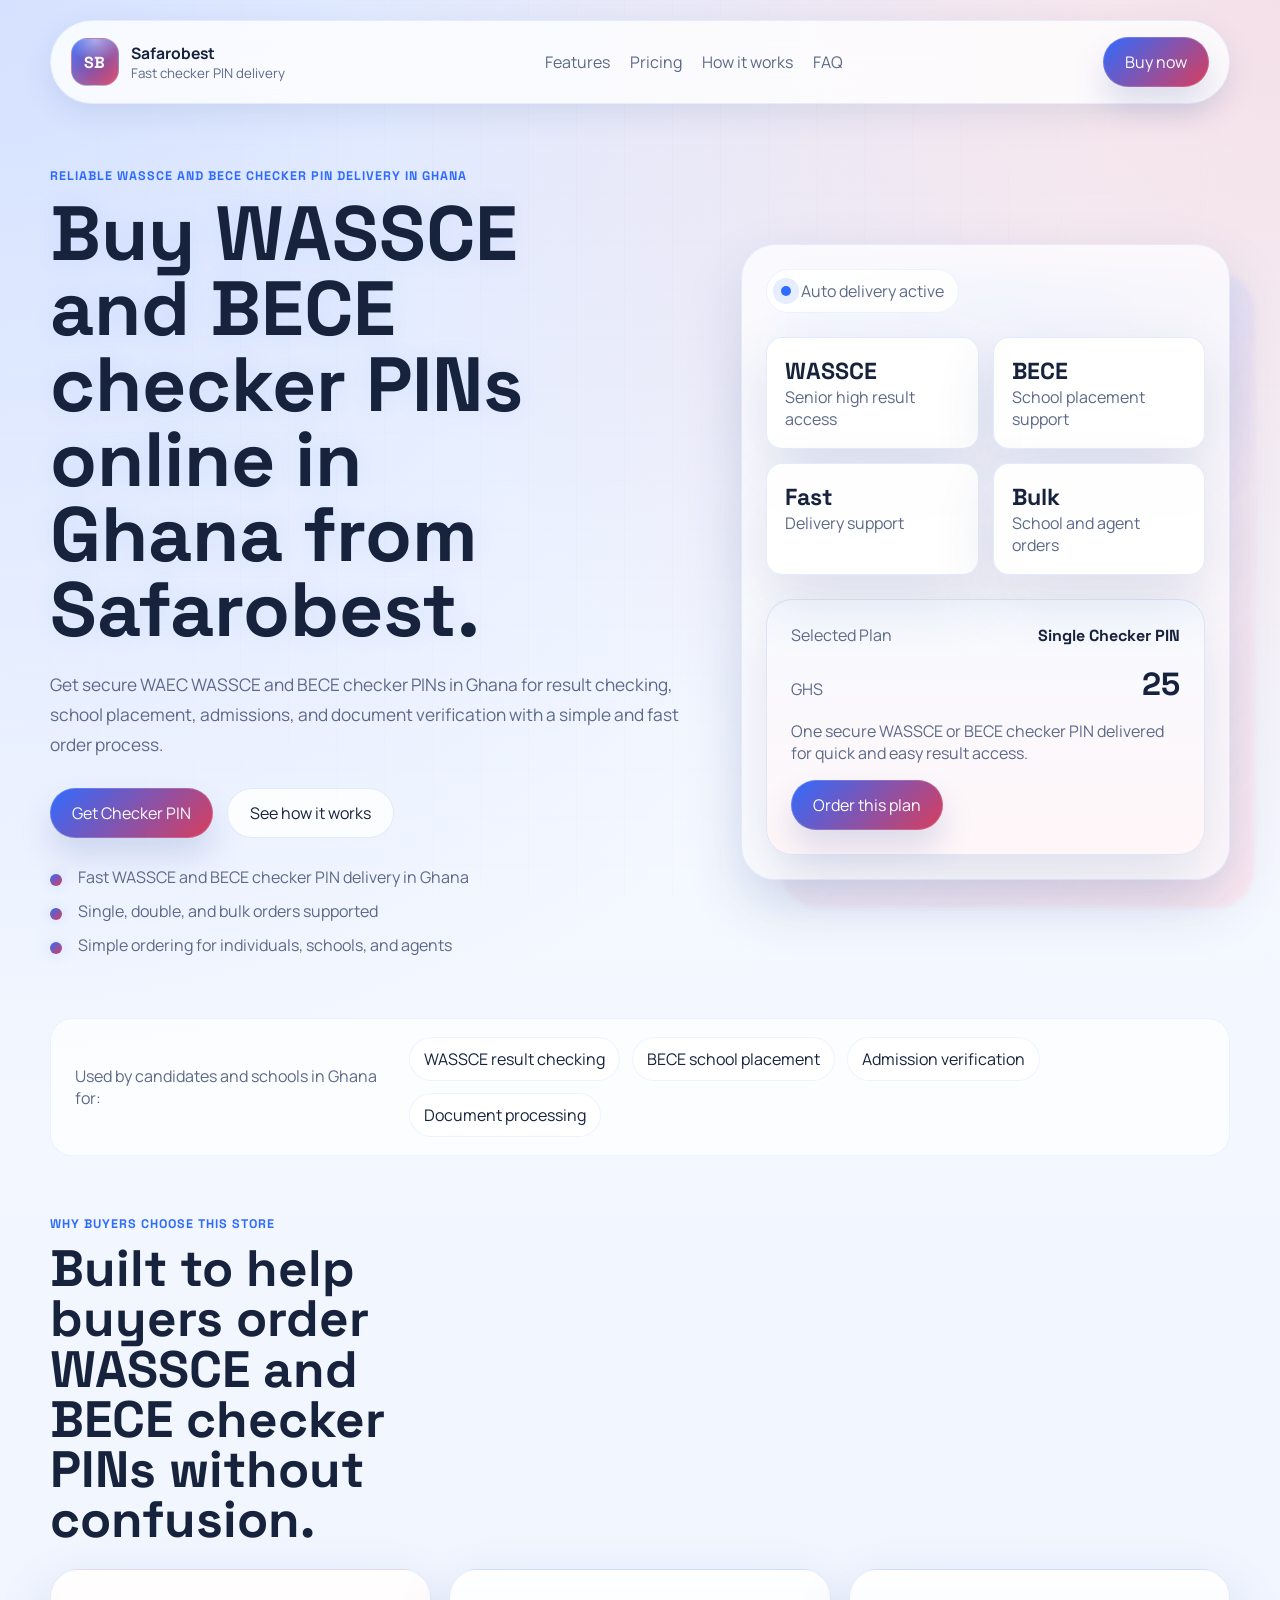
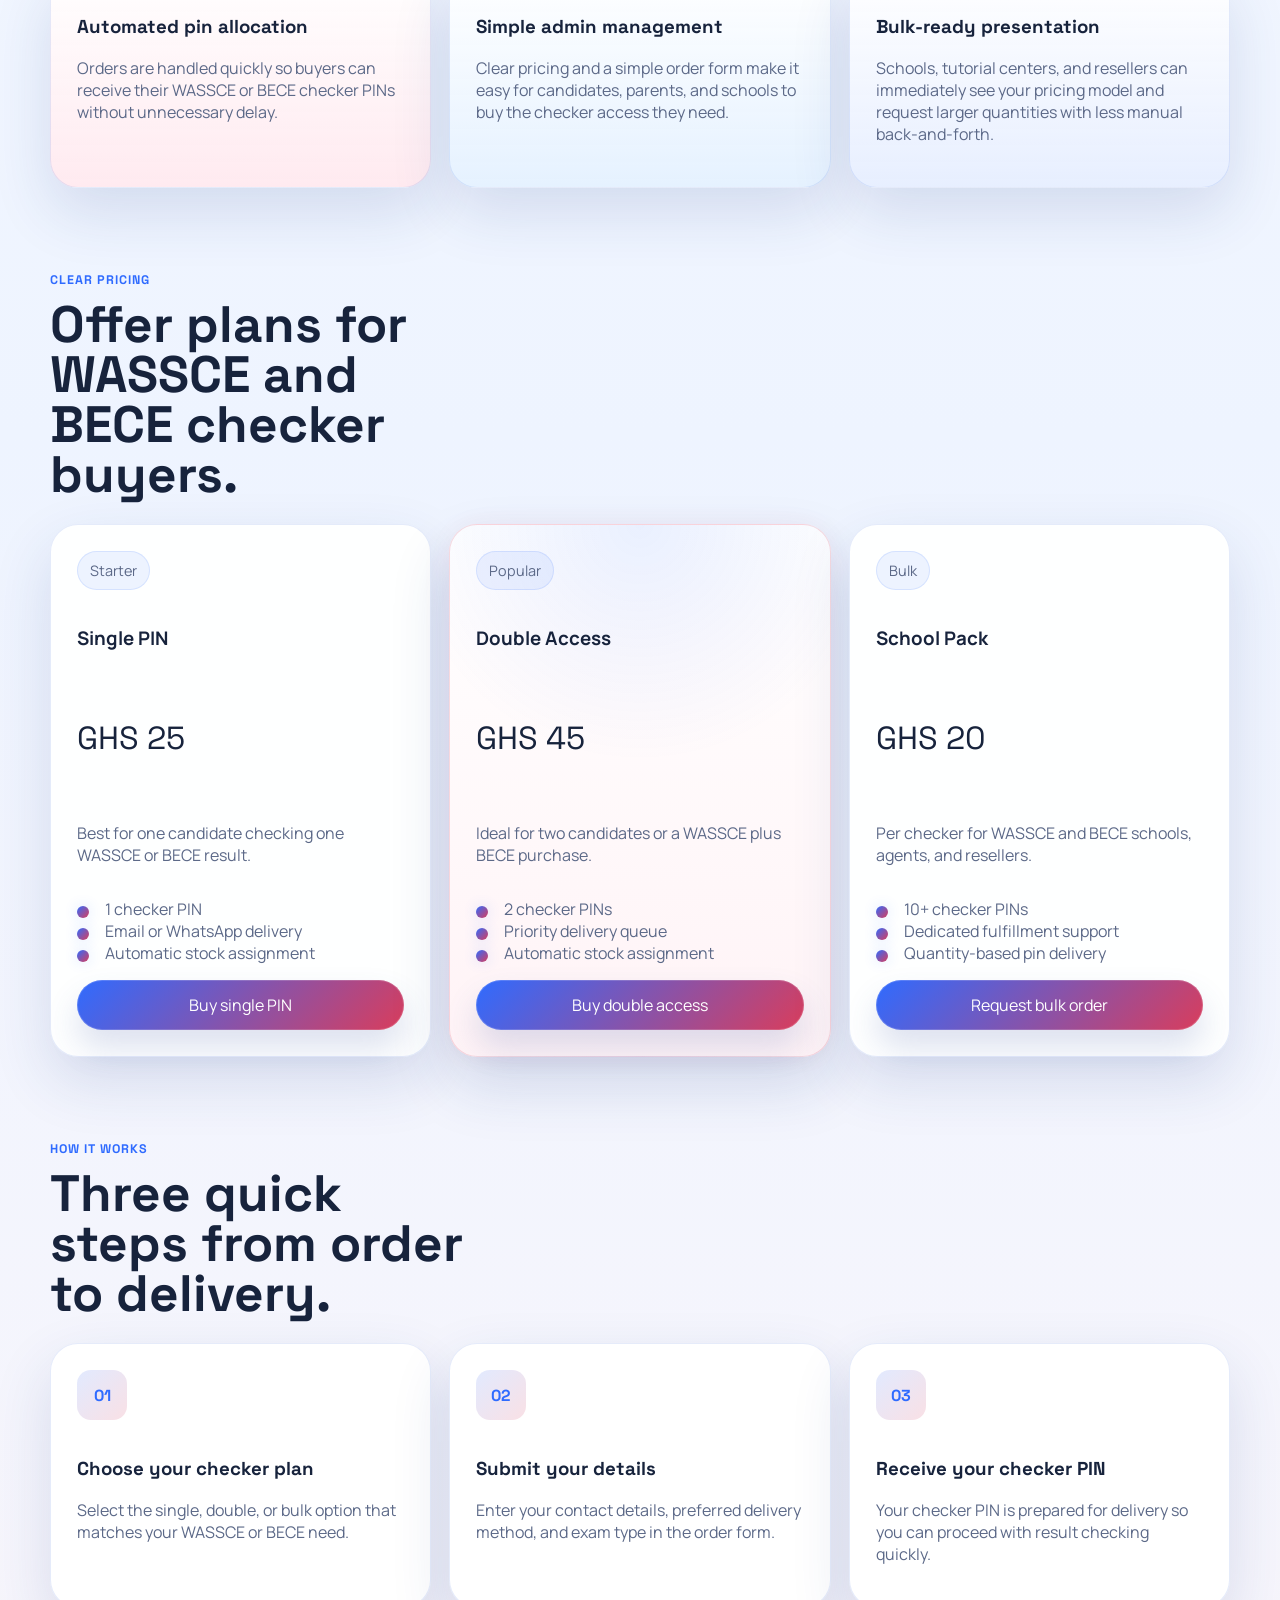
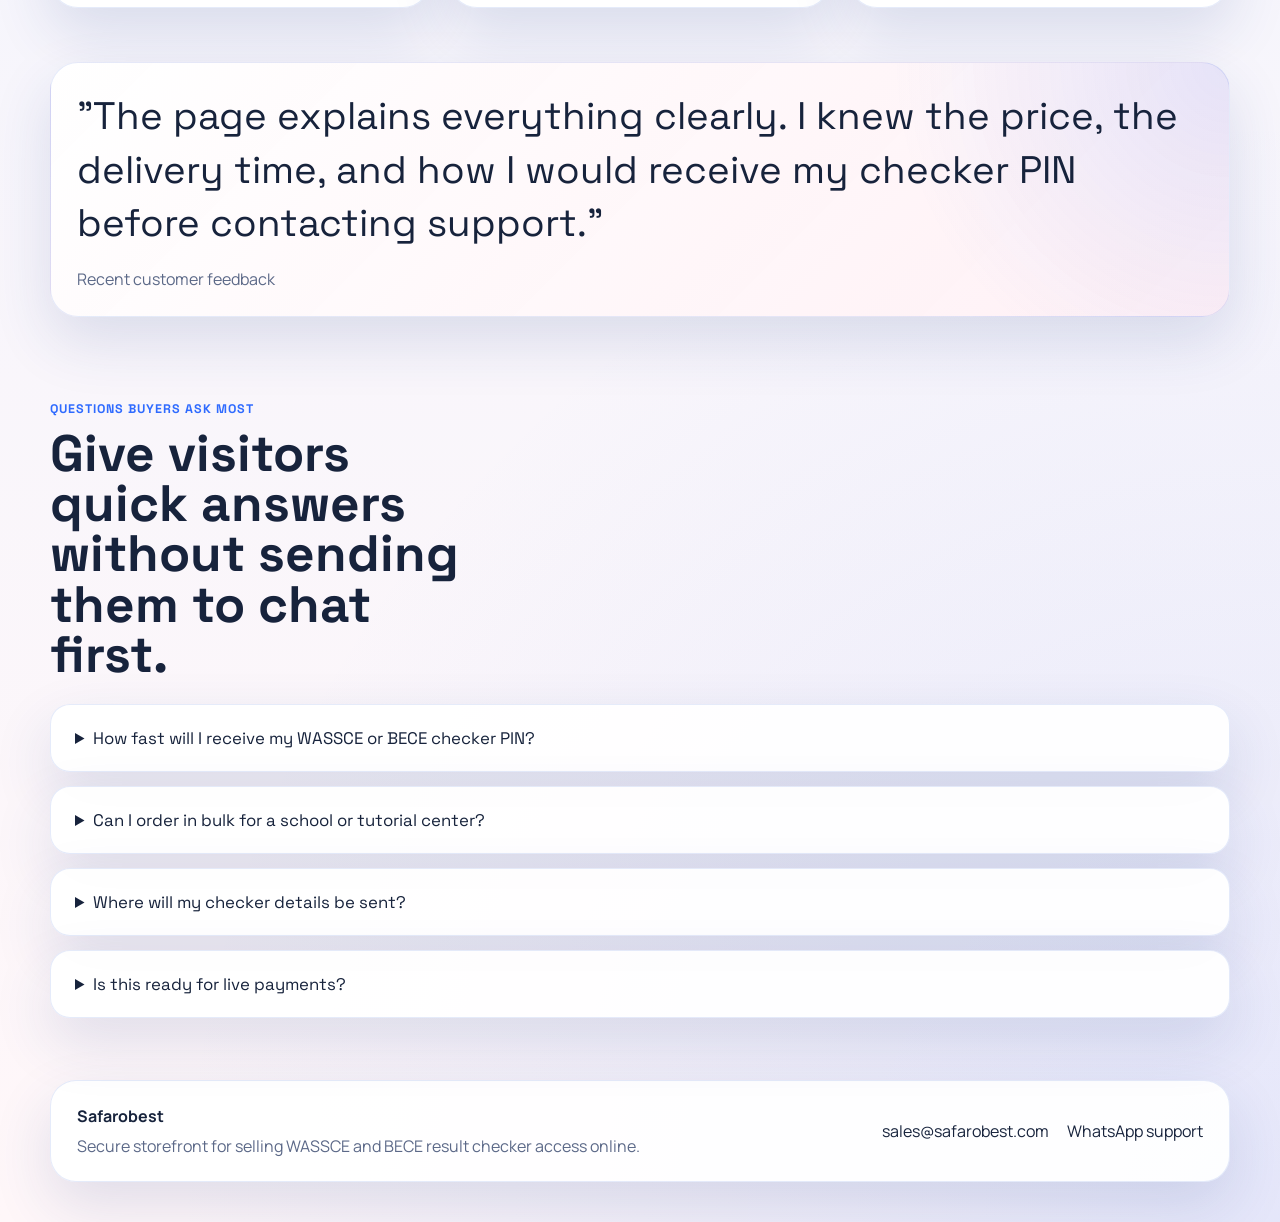
<file: index.html>
<!DOCTYPE html>
<html lang="en">
  <head>
    <meta charset="UTF-8" />
    <meta name="viewport" content="width=device-width, initial-scale=1.0" />
    <title>Safarobest | Buy WASSCE & BECE Checker PINs in Ghana</title>
    <meta
      name="description"
      content="Safarobest sells WASSCE and BECE checker PINs in Ghana with fast delivery for result checking, school placement, admissions, and verification."
    />
    <meta
      name="keywords"
      content="Safarobest, WASSCE checker, BECE checker, result checker Ghana, WAEC checker PIN, buy checker PIN online"
    />
    <meta property="og:title" content="Safarobest | Buy WASSCE & BECE Checker PINs in Ghana" />
    <meta
      property="og:description"
      content="Buy WASSCE and BECE checker PINs online from Safarobest with fast delivery in Ghana."
    />
    <meta property="og:type" content="website" />
    <link rel="preconnect" href="https://fonts.googleapis.com" />
    <link rel="preconnect" href="https://fonts.gstatic.com" crossorigin />
    <link
      href="https://fonts.googleapis.com/css2?family=Space+Grotesk:wght@400;500;700&family=Manrope:wght@400;500;700;800&display=swap"
      rel="stylesheet"
    />
    <link rel="stylesheet" href="styles.css" />
  </head>
  <body>
    <div class="page-shell">
      <header class="topbar">
        <a class="brand" href="#home">
          <span class="brand-mark">SB</span>
          <span class="brand-copy">
            <strong>Safarobest</strong>
            <small>Fast checker PIN delivery</small>
          </span>
        </a>

        <nav class="nav">
          <a href="#features">Features</a>
          <a href="#pricing">Pricing</a>
          <a href="#how-it-works">How it works</a>
          <a href="#faq">FAQ</a>
        </nav>

        <a class="nav-cta" href="#pricing">Buy now</a>
      </header>

      <main id="home">
        <section class="hero">
          <div class="hero-copy">
            <p class="eyebrow">Reliable WASSCE and BECE checker PIN delivery in Ghana</p>
            <h1>Buy WASSCE and BECE checker PINs online in Ghana from Safarobest.</h1>
            <p class="hero-text">
              Get secure WAEC WASSCE and BECE checker PINs in Ghana for result checking, school
              placement, admissions, and document verification with a simple and fast order
              process.
            </p>

            <div class="hero-actions">
              <button class="primary-btn" data-open-modal="starter">Get Checker PIN</button>
              <a class="secondary-btn" href="#how-it-works">See how it works</a>
            </div>

            <ul class="hero-points">
              <li>Fast WASSCE and BECE checker PIN delivery in Ghana</li>
              <li>Single, double, and bulk orders supported</li>
              <li>Simple ordering for individuals, schools, and agents</li>
            </ul>
          </div>

          <div class="hero-card">
            <div class="glass-panel">
              <div class="status-row">
                <span class="dot"></span>
                <span>Auto delivery active</span>
              </div>

              <div class="stats-grid">
                <article>
                  <strong>WASSCE</strong>
                  <span>Senior high result access</span>
                </article>
                <article>
                  <strong>BECE</strong>
                  <span>School placement support</span>
                </article>
                <article>
                  <strong>Fast</strong>
                  <span>Delivery support</span>
                </article>
                <article>
                  <strong>Bulk</strong>
                  <span>School and agent orders</span>
                </article>
              </div>

              <div class="ticket-preview">
                <div class="ticket-head">
                  <span>Selected Plan</span>
                  <strong>Single Checker PIN</strong>
                </div>
                <div class="ticket-price">
                  <span>GHS</span>
                  <strong>25</strong>
                </div>
                <p>One secure WASSCE or BECE checker PIN delivered for quick and easy result access.</p>
                <button class="ticket-btn" data-open-modal="single">Order this plan</button>
              </div>
            </div>
          </div>
        </section>

        <section class="trust-strip">
            <p>Used by candidates and schools in Ghana for:</p>
          <div class="trust-items">
            <span>WASSCE result checking</span>
            <span>BECE school placement</span>
            <span>Admission verification</span>
            <span>Document processing</span>
          </div>
        </section>

        <section class="features" id="features">
          <div class="section-heading">
            <p class="eyebrow">Why buyers choose this store</p>
            <h2>Built to help buyers order WASSCE and BECE checker PINs without confusion.</h2>
          </div>

          <div class="feature-grid">
            <article class="feature-card accent-sun">
              <h3>Automated pin allocation</h3>
              <p>
                Orders are handled quickly so buyers can receive their WASSCE or BECE checker PINs
                without unnecessary delay.
              </p>
            </article>
            <article class="feature-card accent-sky">
              <h3>Simple admin management</h3>
              <p>
                Clear pricing and a simple order form make it easy for candidates, parents, and
                schools to buy the checker access they need.
              </p>
            </article>
            <article class="feature-card accent-mint">
              <h3>Bulk-ready presentation</h3>
              <p>
                Schools, tutorial centers, and resellers can immediately see your pricing model and
                request larger quantities with less manual back-and-forth.
              </p>
            </article>
          </div>
        </section>

        <section class="pricing" id="pricing">
          <div class="section-heading">
            <p class="eyebrow">Clear pricing</p>
            <h2>Offer plans for WASSCE and BECE checker buyers.</h2>
          </div>

          <div class="pricing-grid">
            <article class="price-card">
              <span class="price-tag">Starter</span>
              <h3>Single PIN</h3>
              <p class="price">GHS 25</p>
              <p class="price-copy">Best for one candidate checking one WASSCE or BECE result.</p>
              <ul>
                <li>1 checker PIN</li>
                <li>Email or WhatsApp delivery</li>
                <li>Automatic stock assignment</li>
              </ul>
              <button class="primary-btn" data-open-modal="single">Buy single PIN</button>
            </article>

            <article class="price-card featured">
              <span class="price-tag">Popular</span>
              <h3>Double Access</h3>
              <p class="price">GHS 45</p>
              <p class="price-copy">Ideal for two candidates or a WASSCE plus BECE purchase.</p>
              <ul>
                <li>2 checker PINs</li>
                <li>Priority delivery queue</li>
                <li>Automatic stock assignment</li>
              </ul>
              <button class="primary-btn" data-open-modal="double">Buy double access</button>
            </article>

            <article class="price-card">
              <span class="price-tag">Bulk</span>
              <h3>School Pack</h3>
              <p class="price">GHS 20</p>
              <p class="price-copy">Per checker for WASSCE and BECE schools, agents, and resellers.</p>
              <ul>
                <li>10+ checker PINs</li>
                <li>Dedicated fulfillment support</li>
                <li>Quantity-based pin delivery</li>
              </ul>
              <button class="primary-btn" data-open-modal="bulk">Request bulk order</button>
            </article>
          </div>
        </section>

        <section class="workflow" id="how-it-works">
          <div class="section-heading">
            <p class="eyebrow">How it works</p>
            <h2>Three quick steps from order to delivery.</h2>
          </div>

          <div class="steps">
            <article class="step-card">
              <span>01</span>
              <h3>Choose your checker plan</h3>
              <p>Select the single, double, or bulk option that matches your WASSCE or BECE need.</p>
            </article>
            <article class="step-card">
              <span>02</span>
              <h3>Submit your details</h3>
              <p>Enter your contact details, preferred delivery method, and exam type in the order form.</p>
            </article>
            <article class="step-card">
              <span>03</span>
              <h3>Receive your checker PIN</h3>
              <p>Your checker PIN is prepared for delivery so you can proceed with result checking quickly.</p>
            </article>
          </div>
        </section>

        <section class="testimonial">
          <div class="quote-card">
            <p class="quote">
              "The page explains everything clearly. I knew the price, the delivery time, and how
              I would receive my checker PIN before contacting support."
            </p>
            <p class="quote-author">Recent customer feedback</p>
          </div>
        </section>

        <section class="faq" id="faq">
          <div class="section-heading">
            <p class="eyebrow">Questions buyers ask most</p>
            <h2>Give visitors quick answers without sending them to chat first.</h2>
          </div>

          <div class="faq-list">
            <details>
              <summary>How fast will I receive my WASSCE or BECE checker PIN?</summary>
              <p>
                Delivery is processed after submission, subject to available stock and confirmation.
              </p>
            </details>
            <details>
              <summary>Can I order in bulk for a school or tutorial center?</summary>
              <p>
                Yes. Bulk orders can allocate multiple WASSCE and BECE checker PINs at once,
                provided you have enough stock uploaded in the admin area.
              </p>
            </details>
            <details>
              <summary>Where will my checker details be sent?</summary>
              <p>
                Orders can be prepared for delivery through WhatsApp or email, depending on the
                contact method selected.
              </p>
            </details>
            <details>
              <summary>Is this ready for live payments?</summary>
              <p>
                Not yet. You still need a real payment gateway and a secure backend before using it
                for live customer transactions.
              </p>
            </details>
          </div>
        </section>
      </main>

      <footer class="footer">
        <div>
          <strong>Safarobest</strong>
          <p>Secure storefront for selling WASSCE and BECE result checker access online.</p>
        </div>
        <div class="footer-links">
          <a href="mailto:sales@safarobest.com">sales@safarobest.com</a>
          <a href="https://wa.me/233000000000">WhatsApp support</a>
        </div>
      </footer>
    </div>

    <div class="modal" id="orderModal" aria-hidden="true">
      <div class="modal-backdrop" data-close-modal></div>
      <div class="modal-panel" role="dialog" aria-modal="true" aria-labelledby="modalTitle">
        <button class="modal-close" aria-label="Close order form" data-close-modal>&times;</button>
        <p class="modal-kicker">Place an order</p>
        <h2 id="modalTitle">Single PIN Order</h2>
        <p class="modal-description" id="modalDescription">
          Fill in your details and available checker PINs will be assigned automatically.
        </p>

        <form class="order-form" id="orderForm">
          <label>
            Full name
            <input type="text" name="name" placeholder="Enter your full name" required />
          </label>

          <label>
            Phone number
            <input type="tel" name="phone" placeholder="Enter your WhatsApp number" required />
          </label>

          <label>
            Email address
            <input type="email" name="email" placeholder="Enter your email address" required />
          </label>

          <label>
            Exam type
            <select name="examType" required>
              <option value="">Choose exam type</option>
              <option value="WASSCE">WASSCE</option>
              <option value="BECE">BECE</option>
              <option value="Both">Both WASSCE and BECE</option>
            </select>
          </label>

          <label>
            Delivery method
            <select name="delivery" required>
              <option value="">Choose a delivery method</option>
              <option value="WhatsApp">WhatsApp</option>
              <option value="Email">Email</option>
              <option value="Both">Both WhatsApp and Email</option>
            </select>
          </label>

          <label id="quantityGroup" class="hidden-field">
            Quantity
            <input
              type="number"
              name="quantity"
              id="quantityInput"
              min="1"
              value="1"
              placeholder="Enter quantity"
            />
          </label>

          <label>
            Notes
            <textarea
              name="notes"
              rows="4"
              placeholder="Anything we should know about your order?"
            ></textarea>
          </label>

          <input type="hidden" name="plan" id="selectedPlan" value="Single PIN" />
          <input type="hidden" name="planKey" id="selectedPlanKey" value="single" />
          <input type="hidden" name="price" id="selectedPrice" value="25" />

          <button class="primary-btn form-submit" type="submit">Submit Order</button>
          <p class="form-feedback" id="formFeedback" aria-live="polite"></p>
        </form>

        <div class="delivery-card hidden-field" id="deliveryCard">
          <div class="card-head">
            <div>
              <h3>Assigned checker PINs</h3>
              <p>This order has been fulfilled from your current inventory.</p>
            </div>
            <span class="status-pill success-pill">Delivered</span>
          </div>
          <div id="deliverySummary" class="delivery-summary"></div>
          <div id="deliveryPins" class="delivery-pins"></div>
        </div>
      </div>
    </div>

    <script src="script.js"></script>
  </body>
</html>
</file>
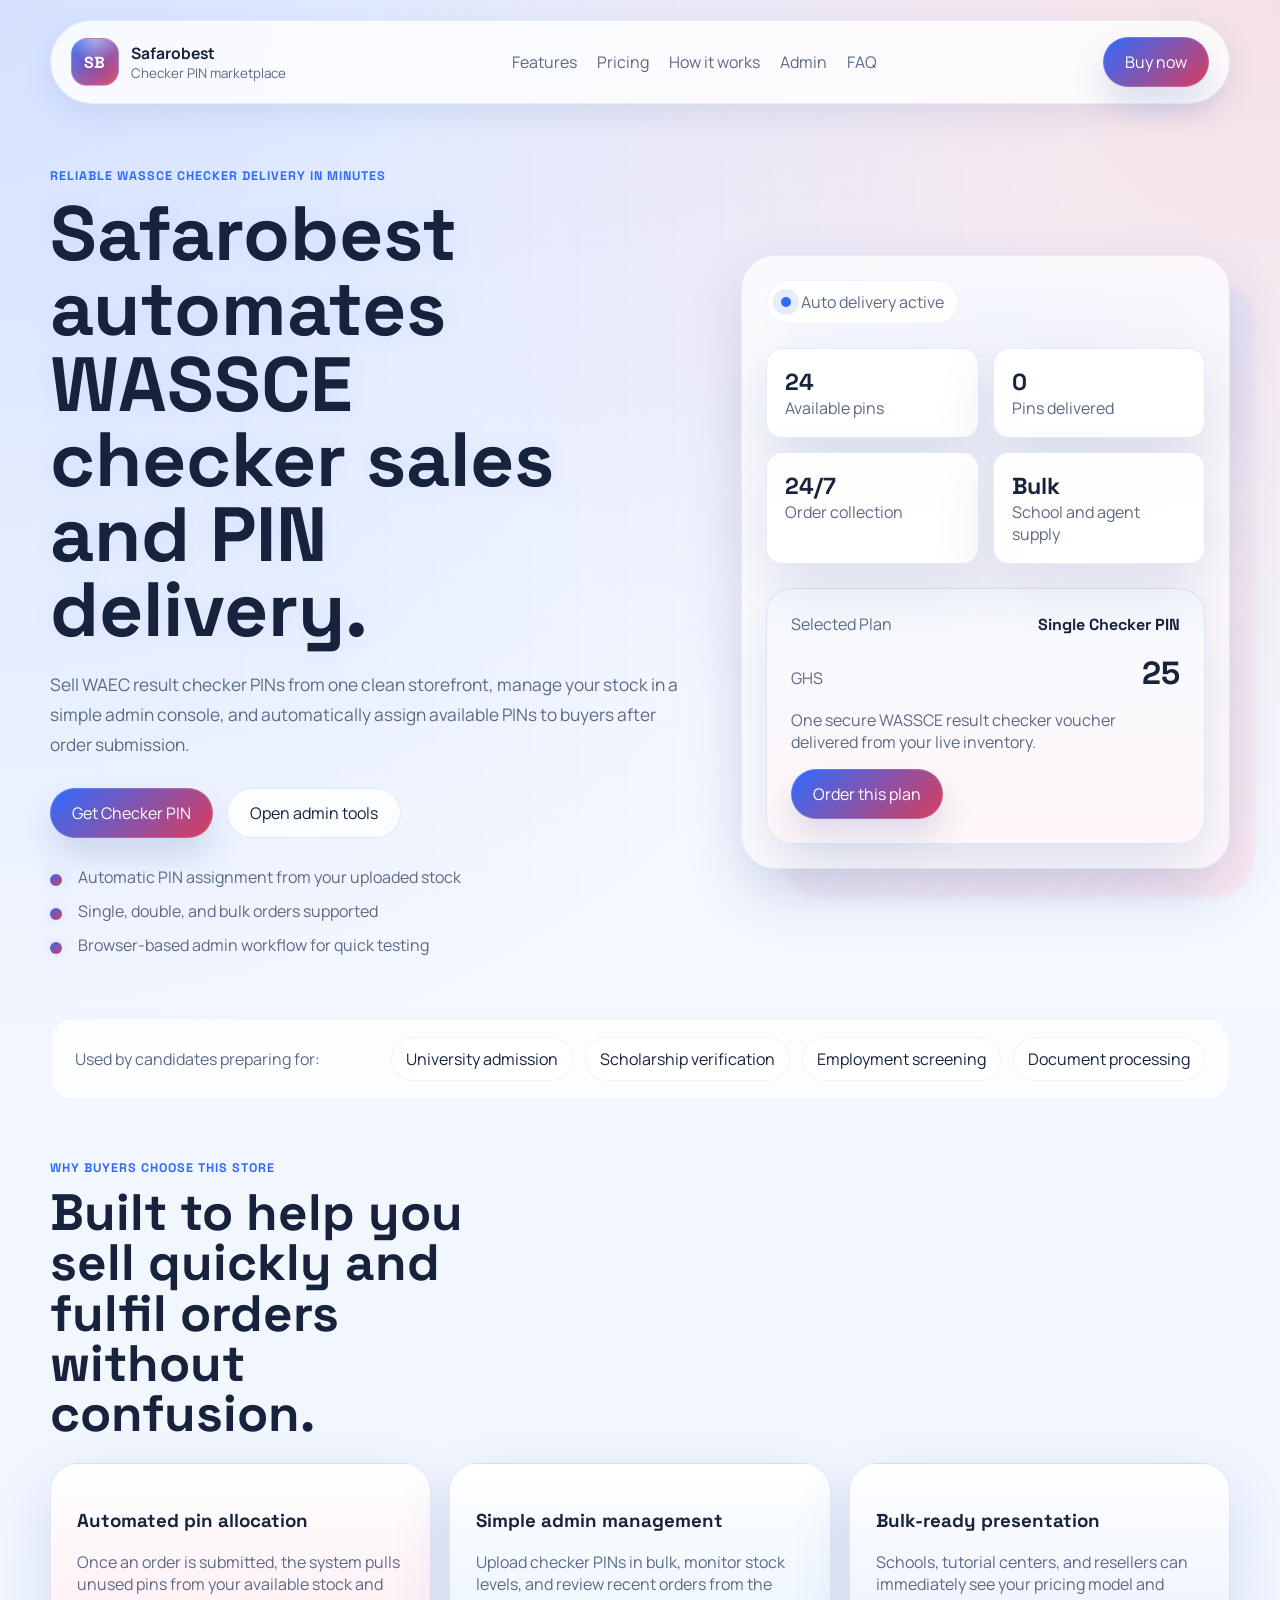
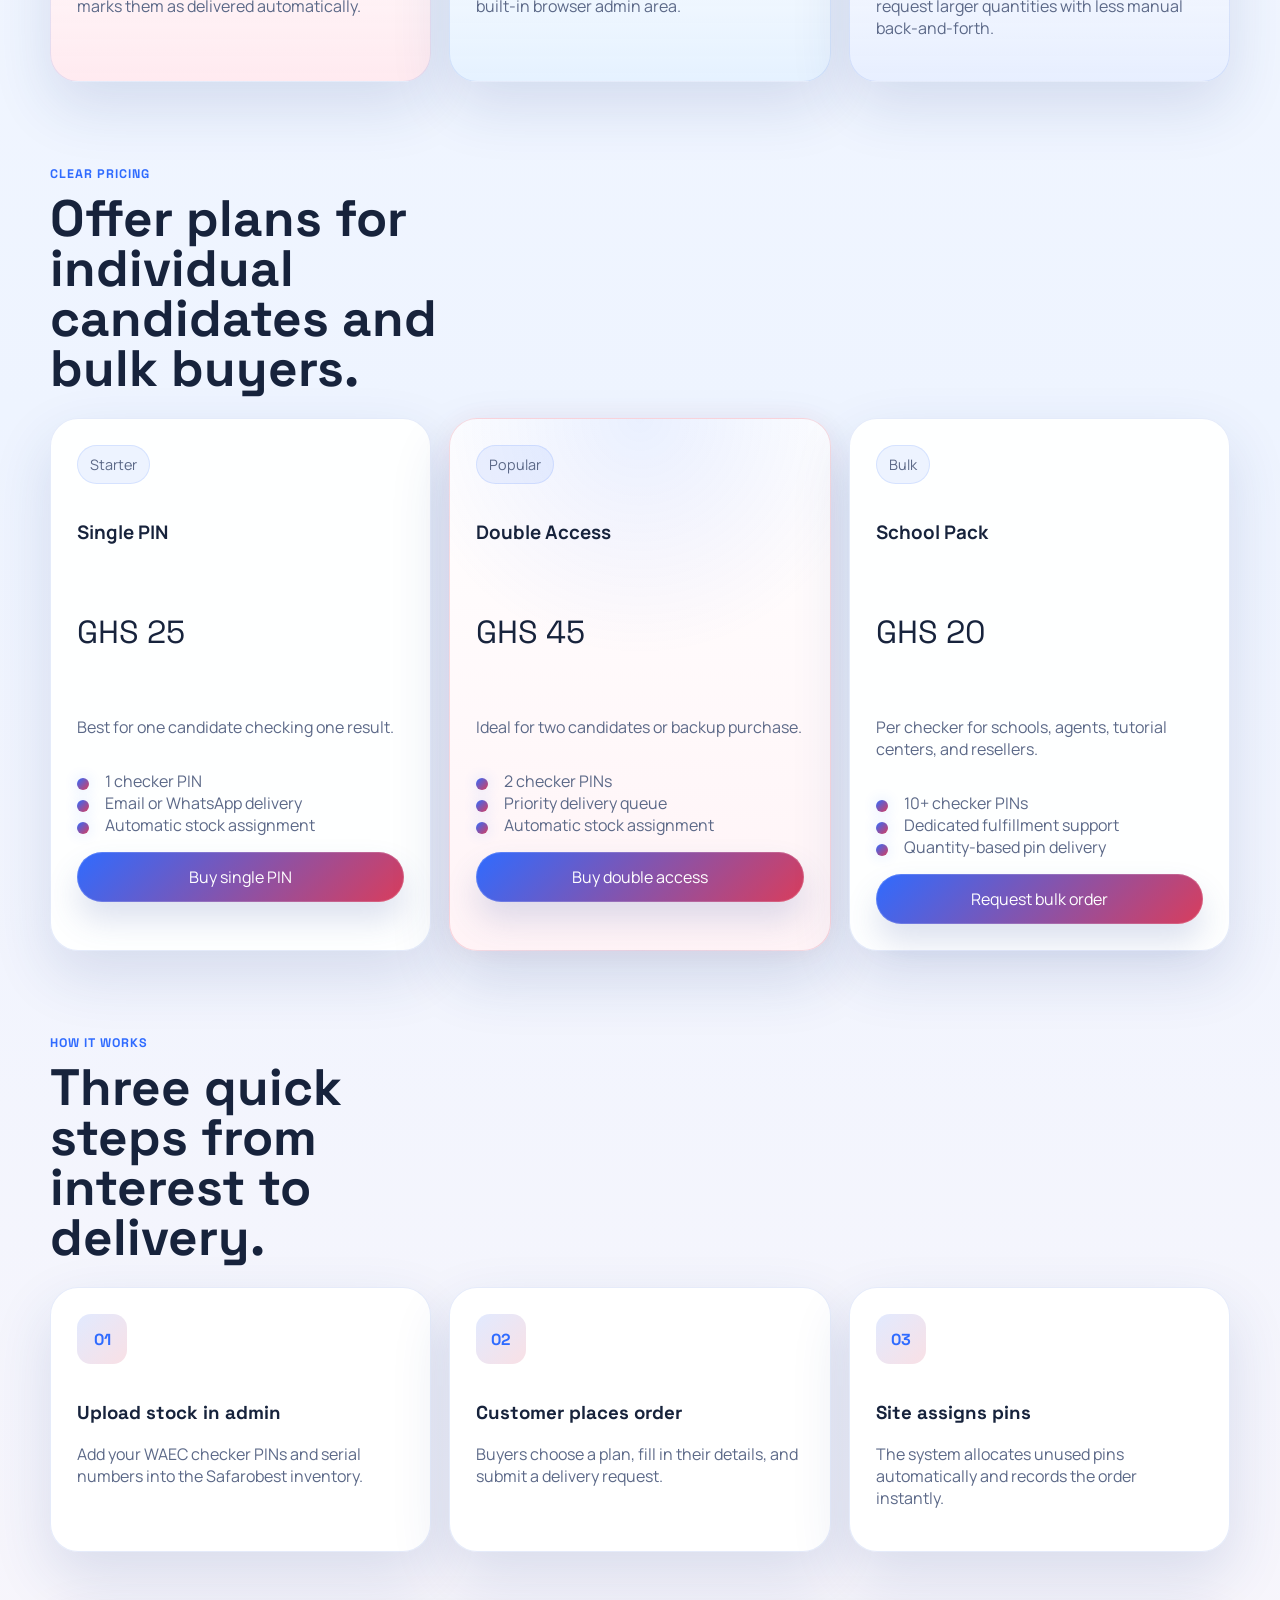
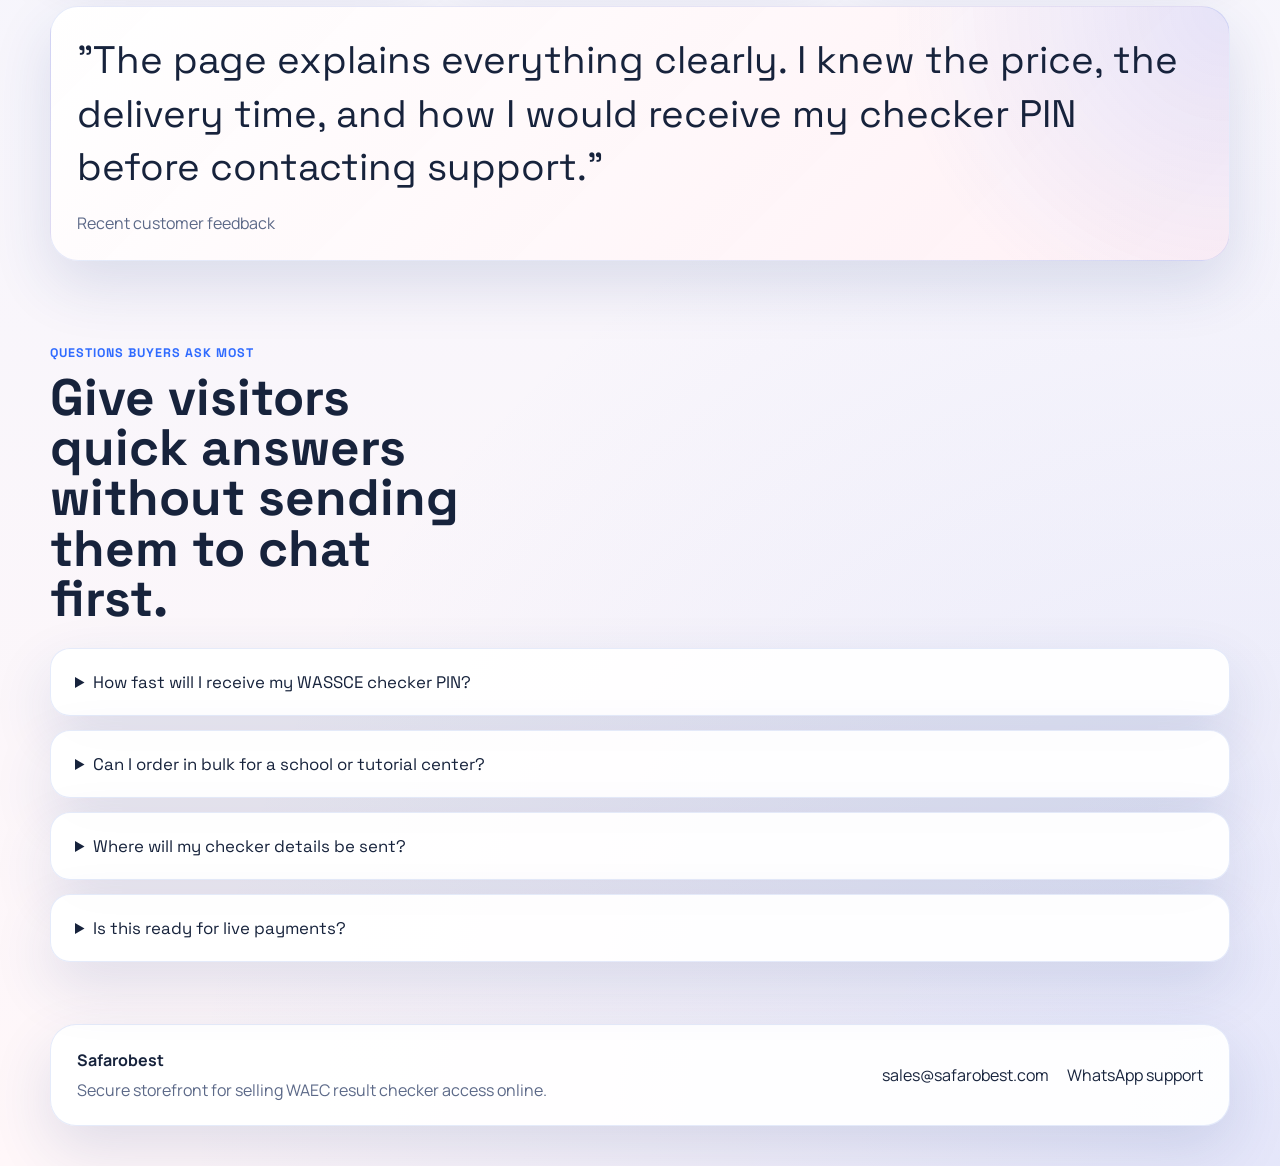
<file: safarobest.html>
<!DOCTYPE html>
<html lang="en">
  <head>
    <meta charset="UTF-8" />
    <meta name="viewport" content="width=device-width, initial-scale=1.0" />
    <title>Safarobest | Fast Result Checker Delivery</title>
    <meta
      name="description"
      content="Buy secure WASSCE result checker vouchers online and get instant delivery for school admissions, scholarship screening, and job applications."
    />
    <link rel="preconnect" href="https://fonts.googleapis.com" />
    <link rel="preconnect" href="https://fonts.gstatic.com" crossorigin />
    <link
      href="https://fonts.googleapis.com/css2?family=Space+Grotesk:wght@400;500;700&family=Manrope:wght@400;500;700;800&display=swap"
      rel="stylesheet"
    />
    <link rel="stylesheet" href="styles.css" />
  </head>
  <body>
    <div class="page-shell">
      <header class="topbar">
        <a class="brand" href="#home">
          <span class="brand-mark">SB</span>
          <span class="brand-copy">
            <strong>Safarobest</strong>
            <small>Checker PIN marketplace</small>
          </span>
        </a>

        <nav class="nav">
          <a href="#features">Features</a>
          <a href="#pricing">Pricing</a>
          <a href="#how-it-works">How it works</a>
          <a href="admin.html">Admin</a>
          <a href="#faq">FAQ</a>
        </nav>

        <a class="nav-cta" href="#pricing">Buy now</a>
      </header>

      <main id="home">
        <section class="hero">
          <div class="hero-copy">
            <p class="eyebrow">Reliable WASSCE checker delivery in minutes</p>
            <h1>Safarobest automates WASSCE checker sales and PIN delivery.</h1>
            <p class="hero-text">
              Sell WAEC result checker PINs from one clean storefront, manage your stock in a
              simple admin console, and automatically assign available PINs to buyers after order
              submission.
            </p>

            <div class="hero-actions">
              <button class="primary-btn" data-open-modal="starter">Get Checker PIN</button>
              <a class="secondary-btn" href="admin.html">Open admin tools</a>
            </div>

            <ul class="hero-points">
              <li>Automatic PIN assignment from your uploaded stock</li>
              <li>Single, double, and bulk orders supported</li>
              <li>Browser-based admin workflow for quick testing</li>
            </ul>
          </div>

          <div class="hero-card">
            <div class="glass-panel">
              <div class="status-row">
                <span class="dot"></span>
                <span>Auto delivery active</span>
              </div>

              <div class="stats-grid">
                <article>
                  <strong id="heroAvailablePins">0</strong>
                  <span>Available pins</span>
                </article>
                <article>
                  <strong id="heroDeliveredPins">0</strong>
                  <span>Pins delivered</span>
                </article>
                <article>
                  <strong>24/7</strong>
                  <span>Order collection</span>
                </article>
                <article>
                  <strong>Bulk</strong>
                  <span>School and agent supply</span>
                </article>
              </div>

              <div class="ticket-preview">
                <div class="ticket-head">
                  <span>Selected Plan</span>
                  <strong>Single Checker PIN</strong>
                </div>
                <div class="ticket-price">
                  <span>GHS</span>
                  <strong>25</strong>
                </div>
                <p>One secure WASSCE result checker voucher delivered from your live inventory.</p>
                <button class="ticket-btn" data-open-modal="single">Order this plan</button>
              </div>
            </div>
          </div>
        </section>

        <section class="trust-strip">
          <p>Used by candidates preparing for:</p>
          <div class="trust-items">
            <span>University admission</span>
            <span>Scholarship verification</span>
            <span>Employment screening</span>
            <span>Document processing</span>
          </div>
        </section>

        <section class="features" id="features">
          <div class="section-heading">
            <p class="eyebrow">Why buyers choose this store</p>
            <h2>Built to help you sell quickly and fulfil orders without confusion.</h2>
          </div>

          <div class="feature-grid">
            <article class="feature-card accent-sun">
              <h3>Automated pin allocation</h3>
              <p>
                Once an order is submitted, the system pulls unused pins from your available stock
                and marks them as delivered automatically.
              </p>
            </article>
            <article class="feature-card accent-sky">
              <h3>Simple admin management</h3>
              <p>
                Upload checker PINs in bulk, monitor stock levels, and review recent orders from
                the built-in browser admin area.
              </p>
            </article>
            <article class="feature-card accent-mint">
              <h3>Bulk-ready presentation</h3>
              <p>
                Schools, tutorial centers, and resellers can immediately see your pricing model and
                request larger quantities with less manual back-and-forth.
              </p>
            </article>
          </div>
        </section>

        <section class="pricing" id="pricing">
          <div class="section-heading">
            <p class="eyebrow">Clear pricing</p>
            <h2>Offer plans for individual candidates and bulk buyers.</h2>
          </div>

          <div class="pricing-grid">
            <article class="price-card">
              <span class="price-tag">Starter</span>
              <h3>Single PIN</h3>
              <p class="price">GHS 25</p>
              <p class="price-copy">Best for one candidate checking one result.</p>
              <ul>
                <li>1 checker PIN</li>
                <li>Email or WhatsApp delivery</li>
                <li>Automatic stock assignment</li>
              </ul>
              <button class="primary-btn" data-open-modal="single">Buy single PIN</button>
            </article>

            <article class="price-card featured">
              <span class="price-tag">Popular</span>
              <h3>Double Access</h3>
              <p class="price">GHS 45</p>
              <p class="price-copy">Ideal for two candidates or backup purchase.</p>
              <ul>
                <li>2 checker PINs</li>
                <li>Priority delivery queue</li>
                <li>Automatic stock assignment</li>
              </ul>
              <button class="primary-btn" data-open-modal="double">Buy double access</button>
            </article>

            <article class="price-card">
              <span class="price-tag">Bulk</span>
              <h3>School Pack</h3>
              <p class="price">GHS 20</p>
              <p class="price-copy">Per checker for schools, agents, tutorial centers, and resellers.</p>
              <ul>
                <li>10+ checker PINs</li>
                <li>Dedicated fulfillment support</li>
                <li>Quantity-based pin delivery</li>
              </ul>
              <button class="primary-btn" data-open-modal="bulk">Request bulk order</button>
            </article>
          </div>
        </section>

        <section class="workflow" id="how-it-works">
          <div class="section-heading">
            <p class="eyebrow">How it works</p>
            <h2>Three quick steps from interest to delivery.</h2>
          </div>

          <div class="steps">
            <article class="step-card">
              <span>01</span>
              <h3>Upload stock in admin</h3>
              <p>Add your WAEC checker PINs and serial numbers into the Safarobest inventory.</p>
            </article>
            <article class="step-card">
              <span>02</span>
              <h3>Customer places order</h3>
              <p>Buyers choose a plan, fill in their details, and submit a delivery request.</p>
            </article>
            <article class="step-card">
              <span>03</span>
              <h3>Site assigns pins</h3>
              <p>The system allocates unused pins automatically and records the order instantly.</p>
            </article>
          </div>
        </section>

        <section class="testimonial">
          <div class="quote-card">
            <p class="quote">
              "The page explains everything clearly. I knew the price, the delivery time, and how
              I would receive my checker PIN before contacting support."
            </p>
            <p class="quote-author">Recent customer feedback</p>
          </div>
        </section>

        <section class="faq" id="faq">
          <div class="section-heading">
            <p class="eyebrow">Questions buyers ask most</p>
            <h2>Give visitors quick answers without sending them to chat first.</h2>
          </div>

          <div class="faq-list">
            <details>
              <summary>How fast will I receive my WASSCE checker PIN?</summary>
              <p>
                In this prototype, delivery happens immediately after order submission if stock is
                available in your Safarobest inventory.
              </p>
            </details>
            <details>
              <summary>Can I order in bulk for a school or tutorial center?</summary>
              <p>
                Yes. Bulk orders can allocate multiple checker PINs at once, provided you have
                enough stock uploaded in the admin area.
              </p>
            </details>
            <details>
              <summary>Where will my checker details be sent?</summary>
              <p>
                This prototype displays the assigned PINs on-screen and records the order in the
                browser. A next step can send them through email, WhatsApp, or SMS.
              </p>
            </details>
            <details>
              <summary>Is this ready for live payments?</summary>
              <p>
                Not yet. You still need a real payment gateway and a secure backend before using it
                for live customer transactions.
              </p>
            </details>
          </div>
        </section>
      </main>

      <footer class="footer">
        <div>
          <strong>Safarobest</strong>
          <p>Secure storefront for selling WAEC result checker access online.</p>
        </div>
        <div class="footer-links">
          <a href="mailto:sales@safarobest.com">sales@safarobest.com</a>
          <a href="https://wa.me/233000000000">WhatsApp support</a>
        </div>
      </footer>
    </div>

    <div class="modal" id="orderModal" aria-hidden="true">
      <div class="modal-backdrop" data-close-modal></div>
      <div class="modal-panel" role="dialog" aria-modal="true" aria-labelledby="modalTitle">
        <button class="modal-close" aria-label="Close order form" data-close-modal>&times;</button>
        <p class="modal-kicker">Place an order</p>
        <h2 id="modalTitle">Single PIN Order</h2>
        <p class="modal-description" id="modalDescription">
          Fill in your details and available checker PINs will be assigned automatically.
        </p>

        <form class="order-form" id="orderForm">
          <label>
            Full name
            <input type="text" name="name" placeholder="Enter your full name" required />
          </label>

          <label>
            Phone number
            <input type="tel" name="phone" placeholder="Enter your WhatsApp number" required />
          </label>

          <label>
            Email address
            <input type="email" name="email" placeholder="Enter your email address" required />
          </label>

          <label>
            Delivery method
            <select name="delivery" required>
              <option value="">Choose a delivery method</option>
              <option value="WhatsApp">WhatsApp</option>
              <option value="Email">Email</option>
              <option value="Both">Both WhatsApp and Email</option>
            </select>
          </label>

          <label id="quantityGroup" class="hidden-field">
            Quantity
            <input
              type="number"
              name="quantity"
              id="quantityInput"
              min="1"
              value="1"
              placeholder="Enter quantity"
            />
          </label>

          <label>
            Notes
            <textarea
              name="notes"
              rows="4"
              placeholder="Anything we should know about your order?"
            ></textarea>
          </label>

          <input type="hidden" name="plan" id="selectedPlan" value="Single PIN" />
          <input type="hidden" name="planKey" id="selectedPlanKey" value="single" />
          <input type="hidden" name="price" id="selectedPrice" value="25" />

          <button class="primary-btn form-submit" type="submit">Submit Order</button>
          <p class="form-feedback" id="formFeedback" aria-live="polite"></p>
        </form>

        <div class="delivery-card hidden-field" id="deliveryCard">
          <div class="card-head">
            <div>
              <h3>Assigned checker PINs</h3>
              <p>This order has been fulfilled from your current inventory.</p>
            </div>
            <span class="status-pill success-pill">Delivered</span>
          </div>
          <div id="deliverySummary" class="delivery-summary"></div>
          <div id="deliveryPins" class="delivery-pins"></div>
        </div>
      </div>
    </div>

    <script src="script.js"></script>
  </body>
</html>
</file>
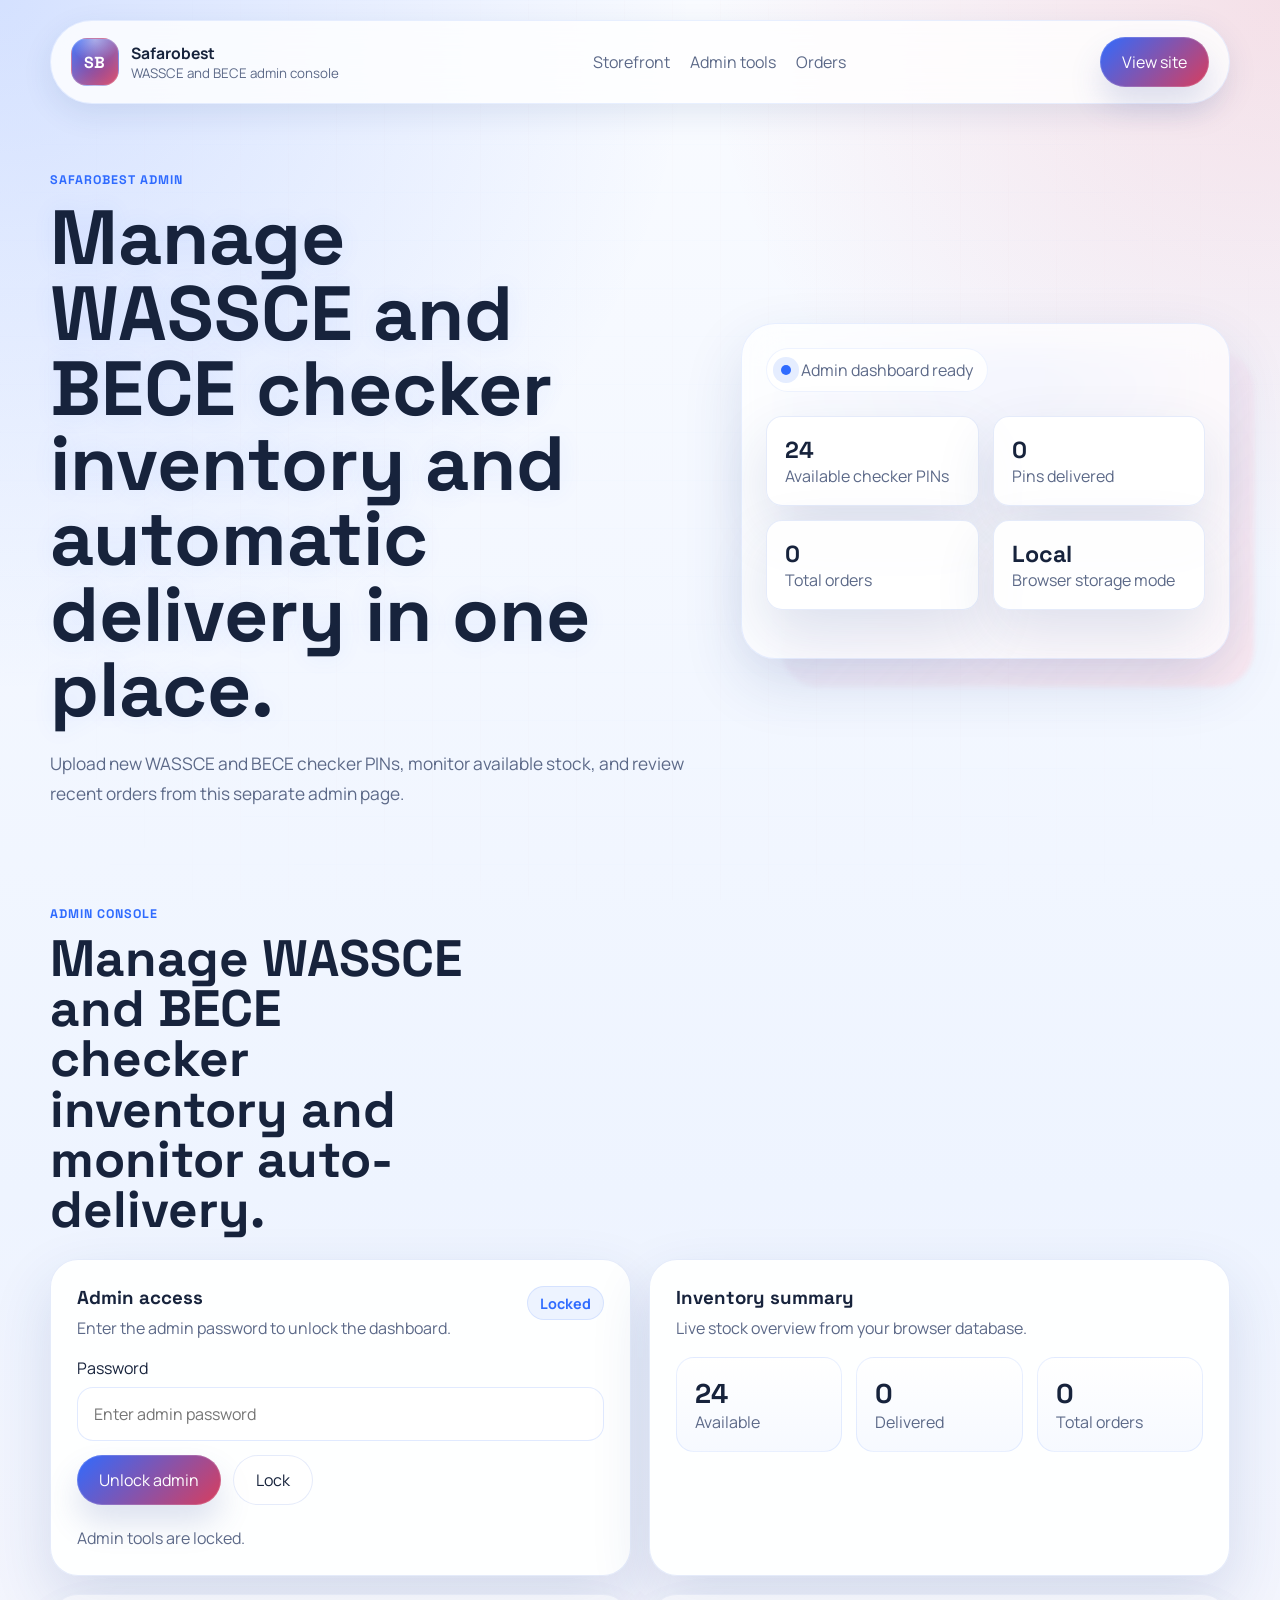
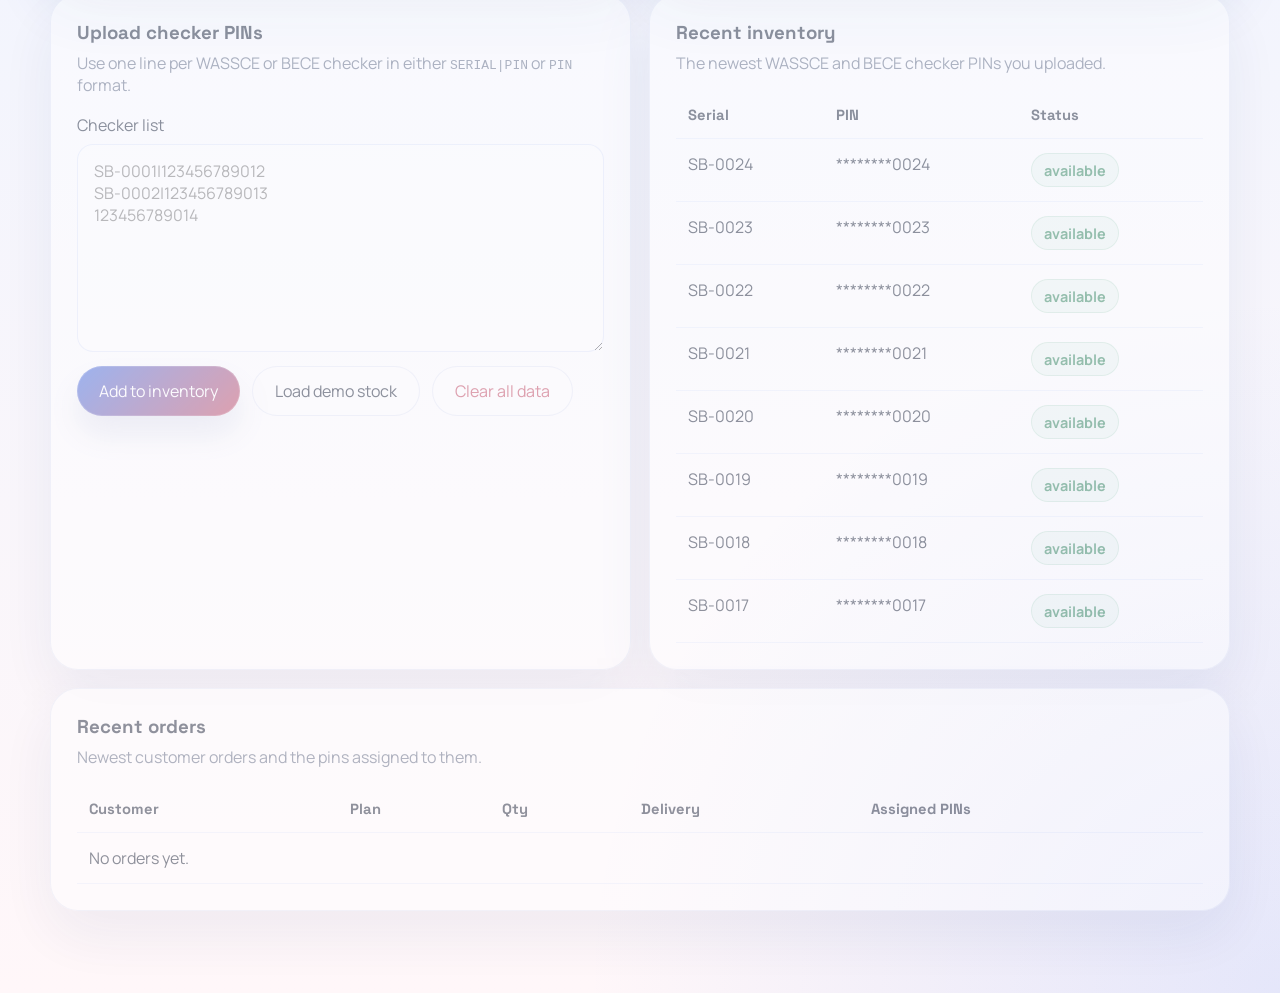
<file: secure-portal.html>
<!DOCTYPE html>
<html lang="en">
  <head>
    <meta charset="UTF-8" />
    <meta name="viewport" content="width=device-width, initial-scale=1.0" />
    <title>Safarobest Admin | WASSCE and BECE Inventory</title>
    <meta
      name="description"
      content="Safarobest admin page for managing WASSCE and BECE checker PIN inventory, stock counts, and fulfilled orders."
    />
    <link rel="preconnect" href="https://fonts.googleapis.com" />
    <link rel="preconnect" href="https://fonts.gstatic.com" crossorigin />
    <link
      href="https://fonts.googleapis.com/css2?family=Space+Grotesk:wght@400;500;700&family=Manrope:wght@400;500;700;800&display=swap"
      rel="stylesheet"
    />
    <link rel="stylesheet" href="styles.css" />
  </head>
  <body>
    <div class="page-shell">
      <header class="topbar">
        <a class="brand" href="index.html">
          <span class="brand-mark">SB</span>
          <span class="brand-copy">
            <strong>Safarobest</strong>
            <small>WASSCE and BECE admin console</small>
          </span>
        </a>

        <nav class="nav">
          <a href="index.html">Storefront</a>
          <a href="#admin">Admin tools</a>
          <a href="#orders">Orders</a>
        </nav>

        <a class="nav-cta" href="index.html">View site</a>
      </header>

      <main>
        <section class="hero admin-hero">
          <div class="hero-copy">
            <p class="eyebrow">Safarobest admin</p>
            <h1>Manage WASSCE and BECE checker inventory and automatic delivery in one place.</h1>
            <p class="hero-text">
              Upload new WASSCE and BECE checker PINs, monitor available stock, and review recent
              orders from this separate admin page.
            </p>
          </div>

          <div class="hero-card">
            <div class="glass-panel">
              <div class="status-row">
                <span class="dot"></span>
                <span>Admin dashboard ready</span>
              </div>

              <div class="stats-grid">
                <article>
                  <strong id="heroAvailablePins">0</strong>
                  <span>Available checker PINs</span>
                </article>
                <article>
                  <strong id="heroDeliveredPins">0</strong>
                  <span>Pins delivered</span>
                </article>
                <article>
                  <strong id="ordersTotal">0</strong>
                  <span>Total orders</span>
                </article>
                <article>
                  <strong>Local</strong>
                  <span>Browser storage mode</span>
                </article>
              </div>
            </div>
          </div>
        </section>

        <section class="admin-section" id="admin">
          <div class="section-heading">
            <p class="eyebrow">Admin console</p>
            <h2>Manage WASSCE and BECE checker inventory and monitor auto-delivery.</h2>
          </div>

          <div class="admin-grid">
            <article class="admin-card">
              <div class="card-head">
                <div>
                  <h3>Admin access</h3>
                  <p>Enter the admin password to unlock the dashboard.</p>
                </div>
                <span class="status-pill" id="adminStatus">Locked</span>
              </div>

              <form class="admin-form" id="adminLoginForm">
                <label>
                  Password
                  <input
                    type="password"
                    id="adminPassword"
                    placeholder="Enter admin password"
                    required
                  />
                </label>
                <div class="inline-actions">
                  <button class="primary-btn" type="submit">Unlock admin</button>
                  <button class="secondary-btn" type="button" id="adminLogoutBtn">Lock</button>
                </div>
                <p class="helper-text" id="adminFeedback" aria-live="polite"></p>
              </form>
            </article>

            <article class="admin-card">
              <div class="card-head">
                <div>
                  <h3>Inventory summary</h3>
                  <p>Live stock overview from your browser database.</p>
                </div>
              </div>

              <div class="inventory-stats">
                <div>
                  <strong id="stockAvailable">0</strong>
                  <span>Available</span>
                </div>
                <div>
                  <strong id="stockSold">0</strong>
                  <span>Delivered</span>
                </div>
                <div>
                  <strong id="stockOrdersTotal">0</strong>
                  <span>Total orders</span>
                </div>
              </div>
            </article>
          </div>

          <div class="admin-grid admin-tools locked-panel" id="adminTools">
            <article class="admin-card">
              <div class="card-head">
                <div>
                  <h3>Upload checker PINs</h3>
                  <p>Use one line per WASSCE or BECE checker in either <code>SERIAL|PIN</code> or <code>PIN</code> format.</p>
                </div>
              </div>

              <form class="admin-form" id="inventoryForm">
                <label>
                  Checker list
                  <textarea
                    id="inventoryInput"
                    rows="8"
                    placeholder="SB-0001|123456789012&#10;SB-0002|123456789013&#10;123456789014"
                    required
                  ></textarea>
                </label>

                <div class="inline-actions">
                  <button class="primary-btn" type="submit">Add to inventory</button>
                  <button class="secondary-btn" type="button" id="seedDemoBtn">Load demo stock</button>
                  <button class="secondary-btn danger-btn" type="button" id="clearDataBtn">Clear all data</button>
                </div>
                <p class="helper-text" id="inventoryFeedback" aria-live="polite"></p>
              </form>
            </article>

            <article class="admin-card">
              <div class="card-head">
                <div>
                  <h3>Recent inventory</h3>
                  <p>The newest WASSCE and BECE checker PINs you uploaded.</p>
                </div>
              </div>
              <div class="table-wrap">
                <table class="data-table">
                  <thead>
                    <tr>
                      <th>Serial</th>
                      <th>PIN</th>
                      <th>Status</th>
                    </tr>
                  </thead>
                  <tbody id="inventoryTableBody"></tbody>
                </table>
              </div>
            </article>

            <article class="admin-card span-two" id="orders">
              <div class="card-head">
                <div>
                  <h3>Recent orders</h3>
                  <p>Newest customer orders and the pins assigned to them.</p>
                </div>
              </div>
              <div class="table-wrap">
                <table class="data-table">
                  <thead>
                    <tr>
                      <th>Customer</th>
                      <th>Plan</th>
                      <th>Qty</th>
                      <th>Delivery</th>
                      <th>Assigned PINs</th>
                    </tr>
                  </thead>
                  <tbody id="ordersTableBody"></tbody>
                </table>
              </div>
            </article>
          </div>
        </section>
      </main>
    </div>

    <script src="script.js"></script>
  </body>
</html>
</file>
<file: styles.css>
:root {
  --bg: #f4f8ff;
  --surface: rgba(255, 255, 255, 0.72);
  --surface-solid: #ffffff;
  --card: rgba(255, 255, 255, 0.92);
  --text: #17233c;
  --muted: #5c6988;
  --line: rgba(43, 91, 214, 0.12);
  --accent: #2f6bff;
  --accent-deep: #d93d5c;
  --accent-soft: #ffffff;
  --mint: rgba(230, 238, 255, 0.95);
  --sky: rgba(228, 241, 255, 0.95);
  --sun: rgba(255, 233, 239, 0.95);
  --shadow: 0 24px 60px rgba(34, 64, 132, 0.14);
  --radius-xl: 28px;
  --radius-lg: 22px;
  --radius-md: 16px;
  --radius-sm: 12px;
  --max-width: 1180px;
}

* {
  box-sizing: border-box;
}

html {
  scroll-behavior: smooth;
}

body {
  margin: 0;
  font-family: "Manrope", sans-serif;
  color: var(--text);
  background:
    radial-gradient(circle at top left, rgba(47, 107, 255, 0.18), transparent 24%),
    radial-gradient(circle at top right, rgba(217, 61, 92, 0.14), transparent 20%),
    radial-gradient(circle at bottom right, rgba(92, 144, 255, 0.16), transparent 24%),
    linear-gradient(180deg, #f9fbff 0%, #eef4ff 46%, #fff7f9 100%);
  position: relative;
  overflow-x: hidden;
}

body::before {
  content: "";
  position: fixed;
  inset: 0;
  pointer-events: none;
  background:
    linear-gradient(rgba(47, 107, 255, 0.03) 1px, transparent 1px),
    linear-gradient(90deg, rgba(217, 61, 92, 0.025) 1px, transparent 1px);
  background-size: 48px 48px;
  mask-image: radial-gradient(circle at center, black 55%, transparent 100%);
  opacity: 0.35;
}

a {
  color: inherit;
  text-decoration: none;
}

button,
input,
select,
textarea {
  font: inherit;
}

.page-shell {
  width: min(calc(100% - 32px), var(--max-width));
  margin: 0 auto;
  padding: 20px 0 40px;
}

.topbar {
  position: sticky;
  top: 14px;
  z-index: 10;
  display: flex;
  align-items: center;
  justify-content: space-between;
  gap: 18px;
  padding: 16px 20px;
  margin-bottom: 30px;
  background: rgba(255, 255, 255, 0.8);
  border: 1px solid rgba(47, 107, 255, 0.1);
  backdrop-filter: blur(18px);
  border-radius: 999px;
  box-shadow: 0 10px 30px rgba(34, 64, 132, 0.1);
}

.brand {
  display: flex;
  align-items: center;
  gap: 12px;
}

.brand-mark {
  display: grid;
  place-items: center;
  width: 48px;
  height: 48px;
  border-radius: 16px;
  background:
    radial-gradient(circle at top, rgba(255, 255, 255, 0.45), transparent 48%),
    linear-gradient(135deg, var(--accent), var(--accent-deep));
  color: #ffffff;
  font-family: "Space Grotesk", sans-serif;
  font-weight: 700;
  letter-spacing: 0.04em;
  border: 1px solid rgba(255, 255, 255, 0.28);
  box-shadow: inset 0 0 18px rgba(255, 255, 255, 0.16);
}

.brand-copy {
  display: flex;
  flex-direction: column;
}

.brand-copy strong {
  font-size: 0.98rem;
}

.brand-copy small {
  color: var(--muted);
}

.nav {
  display: flex;
  gap: 20px;
  color: var(--muted);
}

.nav a:hover,
.footer-links a:hover {
  color: var(--accent);
}

.nav-cta,
.primary-btn,
.ticket-btn,
.secondary-btn {
  border: 0;
  border-radius: 999px;
  cursor: pointer;
  transition: transform 0.25s ease, box-shadow 0.25s ease, background 0.25s ease;
}

.nav-cta,
.primary-btn,
.ticket-btn {
  background: linear-gradient(135deg, var(--accent), var(--accent-deep));
  color: #ffffff;
  box-shadow:
    0 18px 32px rgba(68, 91, 164, 0.18),
    inset 0 0 0 1px rgba(255, 255, 255, 0.16);
}

.nav-cta,
.secondary-btn,
.primary-btn,
.ticket-btn {
  display: inline-flex;
  align-items: center;
  justify-content: center;
  min-height: 50px;
  padding: 0 22px;
}

.secondary-btn {
  background: rgba(255, 255, 255, 0.82);
  color: var(--text);
  border: 1px solid var(--line);
}

.nav-cta:hover,
.primary-btn:hover,
.ticket-btn:hover,
.secondary-btn:hover {
  transform: translateY(-2px);
  box-shadow:
    0 20px 36px rgba(68, 91, 164, 0.18),
    0 0 0 1px rgba(47, 107, 255, 0.12),
    0 0 24px rgba(217, 61, 92, 0.1);
}

.hero {
  display: grid;
  grid-template-columns: 1.15fr 0.85fr;
  gap: 30px;
  align-items: center;
  min-height: calc(100vh - 170px);
  padding: 34px 0 50px;
}

.eyebrow,
.modal-kicker {
  margin: 0 0 12px;
  color: var(--accent);
  font-family: "Space Grotesk", sans-serif;
  font-weight: 700;
  text-transform: uppercase;
  letter-spacing: 0.08em;
  font-size: 0.78rem;
}

.hero h1,
.section-heading h2 {
  margin: 0;
  font-family: "Space Grotesk", sans-serif;
  line-height: 0.98;
}

.hero h1 {
  font-size: clamp(3rem, 6vw, 5.5rem);
  max-width: 11ch;
  text-shadow: 0 0 24px rgba(47, 107, 255, 0.08);
}

.hero-text {
  max-width: 58ch;
  margin: 22px 0 0;
  font-size: 1.08rem;
  line-height: 1.75;
  color: var(--muted);
}

.hero-actions {
  display: flex;
  gap: 14px;
  flex-wrap: wrap;
  margin: 28px 0;
}

.hero-points,
.price-card ul {
  padding: 0;
  margin: 0;
  list-style: none;
}

.hero-points {
  display: grid;
  gap: 12px;
}

.hero-points li,
.price-card li {
  position: relative;
  padding-left: 28px;
  color: var(--muted);
}

.hero-points li::before,
.price-card li::before {
  content: "";
  position: absolute;
  left: 0;
  top: 8px;
  width: 12px;
  height: 12px;
  border-radius: 50%;
  background: linear-gradient(135deg, var(--accent), var(--accent-deep));
  box-shadow: 0 0 14px rgba(47, 107, 255, 0.18);
}

.hero-card {
  position: relative;
}

.hero-card::before {
  content: "";
  position: absolute;
  inset: 28px -24px -28px 40px;
  border-radius: 38px;
  background:
    radial-gradient(circle at top, rgba(47, 107, 255, 0.15), transparent 48%),
    linear-gradient(135deg, rgba(222, 233, 255, 0.55), rgba(255, 227, 235, 0.7));
  z-index: -1;
  filter: blur(2px);
}

.glass-panel {
  padding: 24px;
  background: var(--surface);
  border: 1px solid rgba(47, 107, 255, 0.1);
  backdrop-filter: blur(18px);
  border-radius: 34px;
  box-shadow: var(--shadow);
}

.status-row {
  display: inline-flex;
  align-items: center;
  gap: 10px;
  padding: 10px 14px;
  border-radius: 999px;
  background: rgba(255, 255, 255, 0.88);
  color: var(--muted);
  border: 1px solid rgba(47, 107, 255, 0.08);
}

.dot {
  width: 10px;
  height: 10px;
  border-radius: 50%;
  background: var(--accent);
  box-shadow: 0 0 0 8px rgba(47, 107, 255, 0.12);
}

.stats-grid {
  display: grid;
  grid-template-columns: repeat(2, minmax(0, 1fr));
  gap: 14px;
  margin: 24px 0;
}

.stats-grid article,
.ticket-preview,
.feature-card,
.price-card,
.step-card,
.quote-card,
.faq-list details,
.footer,
.modal-panel {
  background: var(--card);
  border: 1px solid var(--line);
  box-shadow: var(--shadow);
}

.stats-grid article {
  padding: 18px;
  border-radius: var(--radius-md);
}

.stats-grid strong {
  display: block;
  font-size: 1.45rem;
  font-family: "Space Grotesk", sans-serif;
}

.stats-grid span,
.ticket-preview p,
.feature-card p,
.price-copy,
.step-card p,
.quote-author,
.faq-list p,
.footer p,
.modal-description,
.form-feedback {
  color: var(--muted);
}

.ticket-preview {
  padding: 24px;
  border-radius: 26px;
  background:
    linear-gradient(180deg, rgba(247, 250, 255, 0.98), rgba(255, 246, 248, 0.98));
}

.ticket-head,
.ticket-price {
  display: flex;
  align-items: baseline;
  justify-content: space-between;
  gap: 12px;
}

.ticket-head span,
.ticket-price span {
  color: var(--muted);
}

.ticket-head strong,
.ticket-price strong,
.price,
.feature-card h3,
.step-card h3,
.faq-list summary {
  font-family: "Space Grotesk", sans-serif;
}

.ticket-price {
  margin: 18px 0 12px;
}

.ticket-price strong,
.price {
  font-size: 2rem;
}

section {
  padding: 42px 0;
}

.trust-strip {
  display: flex;
  gap: 18px;
  align-items: center;
  justify-content: space-between;
  padding: 18px 24px;
  margin: 12px 0 18px;
  border-radius: 22px;
  background: rgba(255, 255, 255, 0.72);
  border: 1px solid rgba(47, 107, 255, 0.08);
}

.trust-strip p {
  margin: 0;
  color: var(--muted);
}

.trust-items {
  display: flex;
  gap: 12px;
  flex-wrap: wrap;
}

.trust-items span {
  padding: 10px 14px;
  border-radius: 999px;
  background: rgba(255, 255, 255, 0.88);
  border: 1px solid rgba(47, 107, 255, 0.08);
}

.section-heading {
  max-width: 760px;
  margin-bottom: 24px;
}

.section-heading h2 {
  font-size: clamp(2rem, 4vw, 3.6rem);
  max-width: 13ch;
}

.feature-grid,
.pricing-grid,
.steps,
.admin-grid {
  display: grid;
  gap: 18px;
}

.feature-grid {
  grid-template-columns: repeat(3, minmax(0, 1fr));
}

.feature-card,
.price-card,
.step-card,
.quote-card {
  border-radius: var(--radius-xl);
  padding: 26px;
}

.accent-sun {
  background: linear-gradient(180deg, #ffffff, var(--sun));
}

.accent-sky {
  background: linear-gradient(180deg, #ffffff, var(--sky));
}

.accent-mint {
  background: linear-gradient(180deg, #ffffff, var(--mint));
}

.pricing-grid {
  grid-template-columns: repeat(3, minmax(0, 1fr));
  align-items: stretch;
}

.price-card {
  display: flex;
  flex-direction: column;
  gap: 16px;
}

.price-tag {
  width: fit-content;
  padding: 9px 12px;
  border-radius: 999px;
  background: rgba(47, 107, 255, 0.08);
  color: var(--muted);
  font-size: 0.9rem;
  border: 1px solid rgba(47, 107, 255, 0.12);
}

.featured {
  position: relative;
  transform: translateY(-10px);
  background:
    radial-gradient(circle at top, rgba(47, 107, 255, 0.1), transparent 42%),
    linear-gradient(180deg, rgba(255, 255, 255, 0.98), rgba(255, 243, 246, 0.98));
  border: 1px solid rgba(217, 61, 92, 0.18);
  box-shadow:
    0 28px 60px rgba(34, 64, 132, 0.16),
    0 0 32px rgba(217, 61, 92, 0.06);
}

.steps {
  grid-template-columns: repeat(3, minmax(0, 1fr));
}

.admin-grid {
  grid-template-columns: repeat(2, minmax(0, 1fr));
}

.admin-tools {
  margin-top: 18px;
}

.admin-card {
  padding: 26px;
  border-radius: var(--radius-xl);
  background: var(--card);
  border: 1px solid var(--line);
  box-shadow: var(--shadow);
}

.span-two {
  grid-column: span 2;
}

.card-head {
  display: flex;
  align-items: flex-start;
  justify-content: space-between;
  gap: 16px;
  margin-bottom: 18px;
}

.card-head h3 {
  margin: 0;
  font-family: "Space Grotesk", sans-serif;
}

.card-head p,
.helper-text {
  margin: 8px 0 0;
  color: var(--muted);
}

.status-pill,
.table-status {
  display: inline-flex;
  align-items: center;
  justify-content: center;
  min-height: 34px;
  padding: 0 12px;
  border-radius: 999px;
  background: rgba(47, 107, 255, 0.08);
  color: var(--accent);
  border: 1px solid rgba(47, 107, 255, 0.12);
  font-size: 0.9rem;
  font-weight: 700;
}

.success-pill,
.status-available {
  background: rgba(49, 171, 111, 0.1);
  color: #198754;
  border-color: rgba(49, 171, 111, 0.2);
}

.status-sold {
  background: rgba(217, 61, 92, 0.09);
  color: var(--accent-deep);
  border-color: rgba(217, 61, 92, 0.16);
}

.admin-form {
  display: grid;
  gap: 14px;
}

.admin-form label,
.delivery-summary div {
  display: grid;
  gap: 8px;
}

.admin-form input,
.admin-form textarea {
  width: 100%;
  padding: 15px 16px;
  border: 1px solid rgba(47, 107, 255, 0.14);
  border-radius: 16px;
  background: #ffffff;
  color: var(--text);
}

.admin-form input:focus,
.admin-form textarea:focus {
  outline: 1px solid rgba(47, 107, 255, 0.45);
  box-shadow: 0 0 0 4px rgba(47, 107, 255, 0.08);
}

.inline-actions {
  display: flex;
  flex-wrap: wrap;
  gap: 12px;
}

.inventory-stats {
  display: grid;
  grid-template-columns: repeat(3, minmax(0, 1fr));
  gap: 14px;
}

.inventory-stats div,
.delivery-summary div,
.pin-chip {
  padding: 18px;
  border-radius: 18px;
  background: linear-gradient(180deg, rgba(255, 255, 255, 0.98), rgba(246, 249, 255, 0.98));
  border: 1px solid rgba(47, 107, 255, 0.1);
}

.inventory-stats strong {
  display: block;
  font-size: 1.7rem;
  font-family: "Space Grotesk", sans-serif;
}

.inventory-stats span {
  color: var(--muted);
}

.table-wrap {
  overflow-x: auto;
}

.data-table {
  width: 100%;
  border-collapse: collapse;
}

.data-table th,
.data-table td {
  padding: 14px 12px;
  text-align: left;
  border-bottom: 1px solid rgba(47, 107, 255, 0.1);
  vertical-align: top;
}

.data-table th {
  font-family: "Space Grotesk", sans-serif;
  font-size: 0.92rem;
}

.locked-panel {
  opacity: 0.48;
  pointer-events: none;
  filter: saturate(0.8);
}

.danger-btn {
  color: var(--accent-deep);
}

.hidden-field {
  display: none !important;
}

.delivery-card {
  margin-top: 18px;
  padding: 22px;
  border-radius: 24px;
  background: linear-gradient(135deg, rgba(239, 246, 255, 0.98), rgba(255, 241, 245, 0.98));
  border: 1px solid rgba(47, 107, 255, 0.12);
}

.delivery-summary {
  display: grid;
  grid-template-columns: repeat(2, minmax(0, 1fr));
  gap: 14px;
  margin-top: 18px;
}

.delivery-summary strong,
.pin-chip strong {
  font-family: "Space Grotesk", sans-serif;
}

.delivery-summary span {
  color: var(--muted);
}

.delivery-pins {
  display: grid;
  gap: 12px;
  margin-top: 16px;
}

.pin-chip span {
  margin-top: 6px;
  word-break: break-all;
  color: var(--accent);
  font-weight: 700;
}

.step-card span {
  display: inline-grid;
  place-items: center;
  width: 50px;
  height: 50px;
  margin-bottom: 18px;
  border-radius: 14px;
  background: linear-gradient(135deg, rgba(47, 107, 255, 0.14), rgba(217, 61, 92, 0.16));
  color: var(--accent);
  font-family: "Space Grotesk", sans-serif;
  font-weight: 700;
}

.testimonial {
  padding-top: 12px;
}

.quote-card {
  background:
    radial-gradient(circle at top right, rgba(47, 107, 255, 0.12), transparent 28%),
    linear-gradient(135deg, rgba(255, 255, 255, 0.95), rgba(255, 239, 244, 0.92));
}

.quote {
  margin: 0;
  font-size: clamp(1.4rem, 3vw, 2.4rem);
  line-height: 1.4;
  font-family: "Space Grotesk", sans-serif;
}

.quote-author {
  margin: 18px 0 0;
}

.faq-list {
  display: grid;
  gap: 14px;
}

.faq-list details {
  padding: 22px 24px;
  border-radius: 20px;
}

.faq-list summary {
  cursor: pointer;
  font-size: 1.05rem;
}

.faq-list p {
  margin: 14px 0 0;
  line-height: 1.7;
}

.footer {
  display: flex;
  align-items: center;
  justify-content: space-between;
  gap: 18px;
  padding: 24px 26px;
  margin-top: 20px;
  border-radius: 26px;
}

.footer p {
  margin: 8px 0 0;
}

.footer-links {
  display: flex;
  flex-wrap: wrap;
  gap: 18px;
}

.modal {
  position: fixed;
  inset: 0;
  display: none;
  place-items: center;
  z-index: 30;
}

.modal.open {
  display: grid;
}

.modal-backdrop {
  position: absolute;
  inset: 0;
  background: rgba(24, 36, 76, 0.34);
  backdrop-filter: blur(5px);
}

.modal-panel {
  position: relative;
  width: min(calc(100% - 28px), 560px);
  padding: 28px;
  border-radius: 30px;
  z-index: 1;
}

.modal-close {
  position: absolute;
  top: 14px;
  right: 14px;
  width: 42px;
  height: 42px;
  border: 0;
  border-radius: 50%;
  background: rgba(47, 107, 255, 0.08);
  cursor: pointer;
  font-size: 1.6rem;
  color: var(--text);
}

.modal-panel h2 {
  margin: 0;
  font-family: "Space Grotesk", sans-serif;
  font-size: 2rem;
}

.order-form {
  display: grid;
  gap: 14px;
  margin-top: 24px;
}

.order-form label {
  display: grid;
  gap: 8px;
  color: var(--text);
  font-weight: 600;
}

.order-form input,
.order-form select,
.order-form textarea {
  width: 100%;
  padding: 15px 16px;
  border: 1px solid rgba(47, 107, 255, 0.14);
  border-radius: 16px;
  background: #ffffff;
  color: var(--text);
}

.order-form input:focus,
.order-form select:focus,
.order-form textarea:focus {
  outline: 1px solid rgba(47, 107, 255, 0.45);
  box-shadow: 0 0 0 4px rgba(47, 107, 255, 0.08);
}

.form-submit {
  width: 100%;
  margin-top: 6px;
}

.form-feedback {
  min-height: 24px;
  margin: 0;
}

.reveal {
  opacity: 0;
  transform: translateY(24px);
  transition: opacity 0.7s ease, transform 0.7s ease;
}

.reveal.visible {
  opacity: 1;
  transform: translateY(0);
}

@media (max-width: 980px) {
  .topbar,
  .hero,
  .trust-strip,
  .footer {
    grid-template-columns: 1fr;
    flex-direction: column;
    align-items: flex-start;
  }

  .nav {
    flex-wrap: wrap;
  }

  .hero,
  .feature-grid,
  .pricing-grid,
  .steps,
  .admin-grid,
  .delivery-summary,
  .inventory-stats {
    grid-template-columns: 1fr;
  }

  .hero {
    min-height: auto;
    padding-top: 12px;
  }

  .featured {
    transform: none;
  }

  .span-two {
    grid-column: span 1;
  }
}

@media (max-width: 640px) {
  .page-shell {
    width: min(calc(100% - 20px), var(--max-width));
  }

  .topbar {
    border-radius: 28px;
  }

  .hero h1 {
    max-width: 9ch;
  }

  .nav {
    gap: 12px;
  }

  .hero-actions {
    width: 100%;
  }

  .hero-actions > * {
    width: 100%;
  }

  .stats-grid {
    grid-template-columns: 1fr;
  }

  .section-heading h2 {
    max-width: 100%;
  }

  .footer-links {
    gap: 10px;
    flex-direction: column;
  }
}
</file>
